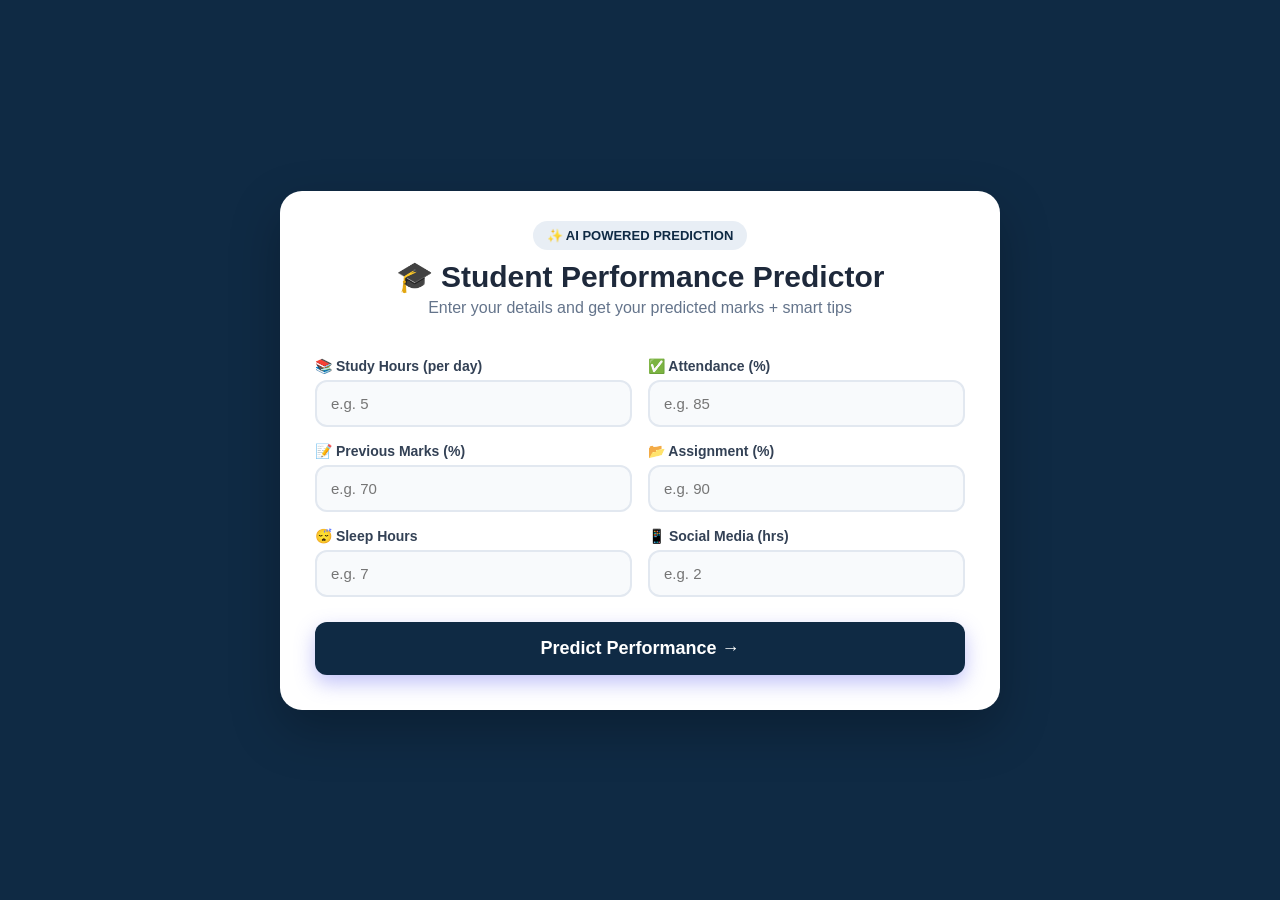
<file: templates/index.html>
<!DOCTYPE html>
<html>
<head>
<title>Student Performance Predictor</title>
<meta name="viewport" content="width=device-width, initial-scale=1">
<style>
*{box-sizing:border-box}
body{font-family:'Segoe UI',Arial,sans-serif;background:#0F2A44;min-height:100vh;margin:0;padding:20px;display:flex;align-items:center;justify-content:center}
.card{background:#FFFFFF;width:100%;max-width:720px;padding:35px;border-radius:22px;box-shadow:0 20px 50px rgba(0,0,0,0.25)}
.badge{text-align:center}
.badge span{background:#E8EEF5;color:#0F2A44;padding:7px 14px;border-radius:20px;font-size:13px;font-weight:700}
h1{text-align:center;color:#1e293b;font-size:30px;margin:15px 0 5px}
p.sub{text-align:center;color:#64748b;margin:0 0 25px}
label{display:block;margin:16px 0 6px;font-weight:700;color:#334155;font-size:14px}
input{width:100%;padding:13px 14px;border:2px solid #e2e8f0;border-radius:12px;font-size:15px;outline:none;transition:0.2s;background:#f8fafc}
input:focus{border-color:#d4d5e6;background:rgb(236, 231, 231);box-shadow:0 0 0 4px #e0e7ff}
.row{display:flex;gap:16px}
.row div{flex:1}
button{width:100%;background:#0F2A44;color:white;padding:16px;border:none;border-radius:12px;font-size:18px;font-weight:800;margin-top:25px;cursor:pointer;box-shadow:0 8px 20px rgba(99,102,241,0.4)}
button:hover{transform:translateY(-1px);box-shadow:0 12px 25px rgba(183, 184, 227, 0.5)}
.footer{text-align:center;color:#94a3b8;font-size:12px;margin-top:18px}
@media(max-width:600px){.row{flex-direction:column;gap:0}.card{padding:22px}h1{font-size:24px}}
</style>
</head>
<body>
<div class="card">
<div class="badge"><span>✨ AI POWERED PREDICTION</span></div>
<h1>🎓 Student Performance Predictor</h1>
<p class="sub">Enter your details and get your predicted marks + smart tips</p>
<form action="/predict" method="POST">
<div class="row">
<div><label>📚 Study Hours (per day)</label><input type="number" step="any" name="study_hours" placeholder="e.g. 5" required></div>
<div><label>✅ Attendance (%)</label><input type="number" step="any" name="attendance" placeholder="e.g. 85" required></div>
</div>
<div class="row">
<div><label>📝 Previous Marks (%)</label><input type="number" step="any" name="previous_marks" placeholder="e.g. 70" required></div>
<div><label>📂 Assignment (%)</label><input type="number" step="any" name="assignment" placeholder="e.g. 90" required></div>
</div>
<div class="row">
<div><label>😴 Sleep Hours</label><input type="number" step="any" name="sleep_hours" placeholder="e.g. 7" required></div>
<div><label>📱 Social Media (hrs)</label><input type="number" step="any" name="social_hours" placeholder="e.g. 2" required></div>
</div>
<button type="submit">Predict Performance →</button>
</form>
</div>
</body>
</html>
</file>
